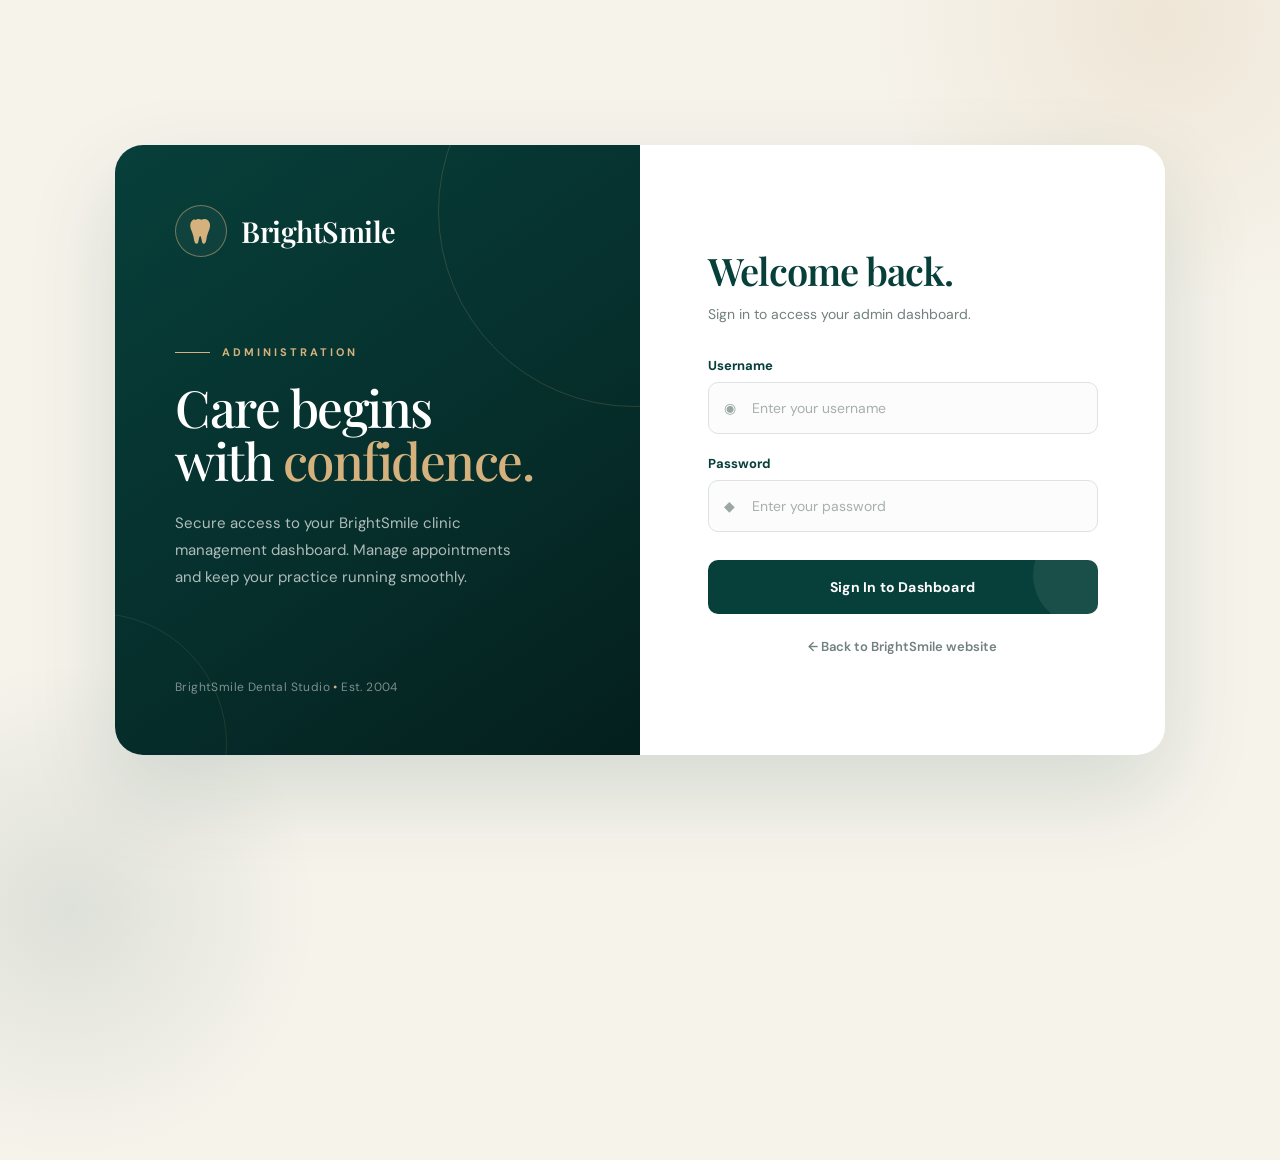
<file: admin.html>
<!DOCTYPE html>
<html lang="en">
<head>
    <meta charset="UTF-8">
    <meta name="viewport" content="width=device-width, initial-scale=1.0">

    <title>BrightSmile Dental Studio | Admin Dashboard</title>

    <link rel="preconnect" href="https://fonts.googleapis.com">
    <link rel="preconnect" href="https://fonts.gstatic.com" crossorigin>

    <link
        href="https://fonts.googleapis.com/css2?family=Playfair+Display:wght@500;600;700&family=Poppins:wght@400;500;600;700&display=swap"
        rel="stylesheet"
    >

    <link
        rel="stylesheet"
        href="https://cdnjs.cloudflare.com/ajax/libs/font-awesome/6.5.2/css/all.min.css"
    >

    <link rel="stylesheet" href="css/admin.css">
</head>

<body>

    <!-- =========================
         LOGIN PROTECTION
    ========================== -->

    <script>
        if (
            sessionStorage.getItem("brightSmileAdminLoggedIn") !== "true"
        ) {
            window.location.href = "login.html";
        }
    </script>


    <!-- =========================
         HEADER
    ========================== -->

    <header class="admin-header">

        <div class="header-left">

            <a href="index.html" class="admin-logo">

                <div class="logo-mark">
                    <i class="fas fa-tooth"></i>
                </div>

                <div>
                    <strong>BrightSmile</strong>
                    <span>Dental Studio</span>
                </div>

            </a>


            <div class="dashboard-title">

                <span>ADMIN</span>

                <h1>Dashboard</h1>

            </div>

        </div>


        <div class="header-actions">

            <button
                class="refresh-btn"
                id="refresh-btn"
                type="button"
            >
                <i class="fas fa-rotate"></i>
                <span>Refresh</span>
            </button>


            <a
                href="index.html"
                class="website-btn"
            >
                <i class="fas fa-arrow-up-right-from-square"></i>
                <span>Website</span>
            </a>


            <button
                class="logout-btn"
                id="logout-btn"
                type="button"
            >
                <i class="fas fa-right-from-bracket"></i>
                <span>Logout</span>
            </button>

        </div>

    </header>



    <!-- =========================
         MAIN
    ========================== -->

    <main class="admin-main">

        <!-- Welcome -->

        <section class="dashboard-welcome">

            <div>

                <p class="eyebrow">
                    BrightSmile Dental Studio
                </p>

                <h2>
                    Appointment Overview
                </h2>

                <p class="welcome-text">
                    Manage your clinic appointments, patients and booking status
                    from one place.
                </p>

            </div>


            <div class="live-status">

                <span class="live-dot"></span>

                <span>
                    Live Dashboard
                </span>

            </div>

        </section>



        <!-- =========================
             STAT CARDS
        ========================== -->

        <section class="stats-grid">

            <!-- Total -->

            <div class="stat-card">

                <div class="stat-icon">
                    <i class="fas fa-calendar-check"></i>
                </div>

                <div class="stat-content">

                    <span>
                        Total Appointments
                    </span>

                    <strong id="total-appointments">
                        0
                    </strong>

                    <small>
                        All bookings
                    </small>

                </div>

            </div>



            <!-- Pending -->

            <div class="stat-card">

                <div class="stat-icon pending-icon">
                    <i class="fas fa-clock"></i>
                </div>

                <div class="stat-content">

                    <span>
                        Pending
                    </span>

                    <strong id="pending-count">
                        0
                    </strong>

                    <small>
                        Need attention
                    </small>

                </div>

            </div>



            <!-- Confirmed -->

            <div class="stat-card">

                <div class="stat-icon confirmed-icon">
                    <i class="fas fa-circle-check"></i>
                </div>

                <div class="stat-content">

                    <span>
                        Confirmed
                    </span>

                    <strong id="confirmed-count">
                        0
                    </strong>

                    <small>
                        Scheduled visits
                    </small>

                </div>

            </div>



            <!-- Completed -->

            <div class="stat-card">

                <div class="stat-icon completed-icon">
                    <i class="fas fa-tooth"></i>
                </div>

                <div class="stat-content">

                    <span>
                        Completed
                    </span>

                    <strong id="completed-count">
                        0
                    </strong>

                    <small>
                        Finished visits
                    </small>

                </div>

            </div>



            <!-- Today -->

            <div class="stat-card">

                <div class="stat-icon today-icon">
                    <i class="fas fa-calendar-day"></i>
                </div>

                <div class="stat-content">

                    <span>
                        Today
                    </span>

                    <strong id="today-count">
                        0
                    </strong>

                    <small>
                        Today's appointments
                    </small>

                </div>

            </div>

        </section>



        <!-- =========================
             APPOINTMENTS
        ========================== -->

        <section class="appointments-section">

            <div class="section-header">

                <div>

                    <p class="eyebrow">
                        Patient bookings
                    </p>

                    <h2>
                        Appointments
                    </h2>

                    <p>
                        View and manage all appointment requests.
                    </p>

                </div>


                <button
                    class="clear-all-btn"
                    id="clear-all-btn"
                    type="button"
                >

                    <i class="fas fa-trash"></i>

                    Clear All

                </button>

            </div>



            <!-- CONTROLS -->

            <div class="appointment-controls">

                <div class="search-box">

                    <i class="fas fa-magnifying-glass"></i>

                    <input
                        type="text"
                        id="search-input"
                        placeholder="Search patient, phone, email or service..."
                    >

                    <button
                        id="clear-search"
                        class="clear-search"
                        type="button"
                    >

                        <i class="fas fa-xmark"></i>

                    </button>

                </div>


                <div class="filter-buttons">

                    <button
                        class="filter-btn active"
                        data-filter="All"
                        type="button"
                    >
                        All
                        <span id="all-filter-count">0</span>
                    </button>


                    <button
                        class="filter-btn"
                        data-filter="Pending"
                        type="button"
                    >
                        Pending
                        <span id="pending-filter-count">0</span>
                    </button>


                    <button
                        class="filter-btn"
                        data-filter="Confirmed"
                        type="button"
                    >
                        Confirmed
                        <span id="confirmed-filter-count">0</span>
                    </button>


                    <button
                        class="filter-btn"
                        data-filter="Completed"
                        type="button"
                    >
                        Completed
                        <span id="completed-filter-count">0</span>
                    </button>

                </div>

            </div>



            <!-- MESSAGE -->

            <div id="message-area"></div>



            <!-- TABLE -->

            <div class="table-wrapper">

                <table class="appointments-table">

                    <thead>

                        <tr>

                            <th>Patient</th>
                            <th>Contact</th>
                            <th>Date & Time</th>
                            <th>Service</th>
                            <th>Status</th>
                            <th>Submitted</th>
                            <th>Action</th>

                        </tr>

                    </thead>


                    <tbody id="appointments-body">

                        <tr>

                            <td
                                colspan="7"
                                class="loading-cell"
                            >

                                <div class="loading-spinner"></div>

                                <span>
                                    Loading appointments...
                                </span>

                            </td>

                        </tr>

                    </tbody>

                </table>

            </div>



            <!-- EMPTY STATE -->

            <div
                class="empty-state"
                id="empty-state"
            >

                <div class="empty-icon">
                    <i class="fas fa-calendar-xmark"></i>
                </div>

                <h3>
                    No appointments found
                </h3>

                <p>
                    There are no appointments matching your current search or filter.
                </p>

            </div>

        </section>

    </main>



    <!-- =========================
         DETAILS MODAL
    ========================== -->

    <div
        class="modal-overlay"
        id="details-modal"
    >

        <div class="details-modal">

            <button
                class="modal-close"
                id="modal-close"
                type="button"
            >

                <i class="fas fa-xmark"></i>

            </button>



            <div class="modal-heading">

                <div class="modal-icon">
                    <i class="fas fa-user"></i>
                </div>

                <div>

                    <p class="eyebrow">
                        Appointment Details
                    </p>

                    <h2 id="modal-patient-name">
                        Patient
                    </h2>

                </div>

            </div>



            <!-- =========================
                 PATIENT DETAILS
            ========================== -->

            <div class="modal-grid">


                <!-- AGE -->

                <div class="detail-box">

                    <span>
                        Age
                    </span>

                    <strong id="modal-age">
                        —
                    </strong>

                </div>



                <!-- GENDER -->

                <div class="detail-box">

                    <span>
                        Gender
                    </span>

                    <strong id="modal-gender">
                        —
                    </strong>

                </div>



                <!-- PHONE -->

                <div class="detail-box">

                    <span>
                        Phone
                    </span>

                    <strong id="modal-phone">
                        —
                    </strong>

                </div>



                <!-- EMAIL -->

                <div class="detail-box">

                    <span>
                        Email
                    </span>

                    <strong id="modal-email-address">
                        —
                    </strong>

                </div>



                <!-- DATE -->

                <div class="detail-box">

                    <span>
                        Date
                    </span>

                    <strong id="modal-date">
                        —
                    </strong>

                </div>



                <!-- TIME -->

                <div class="detail-box">

                    <span>
                        Time
                    </span>

                    <strong id="modal-time">
                        —
                    </strong>

                </div>



                <!-- SERVICE -->

                <div class="detail-box">

                    <span>
                        Service
                    </span>

                    <strong id="modal-service">
                        —
                    </strong>

                </div>



                <!-- STATUS -->

                <div class="detail-box">

                    <span>
                        Status
                    </span>

                    <strong id="modal-status">
                        —
                    </strong>

                </div>

            </div>



            <!-- =========================
                 MESSAGE
            ========================== -->

            <div class="message-box">

                <span>
                    Patient Message
                </span>

                <p id="modal-message">
                    No message provided.
                </p>

            </div>



            <!-- =========================
                 MODAL ACTIONS
            ========================== -->

            <div class="modal-actions">

                <a
                    href="#"
                    id="modal-email"
                    class="modal-action-btn email-btn"
                >

                    <i class="fas fa-envelope"></i>

                    Email Patient

                </a>

            </div>

        </div>

    </div>



    <!-- =========================
         CONFIRM MODAL
    ========================== -->

    <div
        class="modal-overlay"
        id="confirm-modal"
    >

        <div class="confirm-modal">

            <div class="confirm-icon">
                <i class="fas fa-triangle-exclamation"></i>
            </div>


            <h2>
                Clear all appointments?
            </h2>


            <p>
                This will permanently remove all appointments from the dashboard.
                This action cannot be undone.
            </p>


            <div class="confirm-actions">

                <button
                    type="button"
                    class="cancel-btn"
                    id="cancel-clear"
                >
                    Cancel
                </button>


                <button
                    type="button"
                    class="danger-btn"
                    id="confirm-clear"
                >

                    <i class="fas fa-trash"></i>

                    Clear Everything

                </button>

            </div>

        </div>

    </div>



    <!-- =========================
         ADMIN JAVASCRIPT
    ========================== -->

    <script src="js/dashboard.js"></script>

</body>
</html>
</file>
<file: css/admin.css>
/* =========================================================
   BRIGHTSMILE DENTAL STUDIO
   PREMIUM ADMIN DASHBOARD
========================================================= */

:root {
    --green: #123f38;
    --green-dark: #073f3a;
    --green-light: #1d5b52;

    --gold: #b4874b;
    --gold-light: #c69a62;

    --cream: #f7f5ef;
    --cream-dark: #efebe1;

    --white: #ffffff;

    --text: #172b28;
    --muted: #71817f;
    --border: #e5e1d8;

    --pending: #c98a2e;
    --confirmed: #287d70;
    --completed: #56715f;

    --danger: #b84d4d;

    --shadow-sm:
        0 6px 20px rgba(15, 35, 31, 0.06);

    --shadow-md:
        0 15px 40px rgba(15, 35, 31, 0.09);

    --shadow-lg:
        0 25px 70px rgba(15, 35, 31, 0.14);

    --radius: 20px;
}


/* =========================================================
   RESET
========================================================= */

* {
    margin: 0;
    padding: 0;
    box-sizing: border-box;
}

html {
    width: 100%;
    overflow-x: hidden;
}

body {
    width: 100%;
    min-height: 100vh;

    background:
        linear-gradient(
            135deg,
            #f7f5ef 0%,
            #f4f1e9 100%
        );

    color: var(--text);

    font-family: "Poppins", sans-serif;

    overflow-x: hidden;
}

body.modal-open {
    overflow: hidden;
}

button,
input,
select {
    font: inherit;
}

button {
    border: 0;
}

a {
    color: inherit;
}

::selection {
    background: var(--gold);
    color: white;
}


/* =========================================================
   HEADER
========================================================= */

.admin-header {
    min-height: 82px;

    padding: 0 5%;

    display: flex;
    align-items: center;
    justify-content: space-between;

    gap: 30px;

    background: rgba(255, 255, 255, 0.96);

    border-bottom: 1px solid var(--border);

    position: sticky;
    top: 0;

    z-index: 1000;

    backdrop-filter: blur(18px);

    box-shadow:
        0 5px 25px rgba(15, 35, 31, 0.04);
}


.header-left {
    display: flex;
    align-items: center;
    gap: 40px;
}


.admin-logo {
    display: flex;
    align-items: center;
    gap: 12px;

    text-decoration: none;
}


.logo-mark {
    width: 44px;
    height: 44px;

    display: flex;
    align-items: center;
    justify-content: center;

    border-radius: 13px;

    background: var(--green);

    color: var(--gold);

    font-size: 20px;

    box-shadow:
        0 8px 18px rgba(18, 63, 56, 0.16);
}


.admin-logo strong {
    display: block;

    color: var(--green);

    font-family: "Playfair Display", serif;

    font-size: 20px;

    line-height: 1.1;
}


.admin-logo span {
    display: block;

    margin-top: 3px;

    color: var(--gold);

    font-size: 10px;

    font-weight: 600;

    letter-spacing: 1.5px;

    text-transform: uppercase;
}


.dashboard-title {
    padding-left: 40px;

    border-left: 1px solid var(--border);
}


.dashboard-title span {
    color: var(--gold);

    font-size: 10px;

    font-weight: 700;

    letter-spacing: 2px;
}


.dashboard-title h1 {
    margin-top: 2px;

    color: var(--green);

    font-family: "Playfair Display", serif;

    font-size: 21px;

    font-weight: 600;
}


.header-actions {
    display: flex;
    align-items: center;

    gap: 10px;
}


.refresh-btn,
.website-btn,
.logout-btn {
    min-height: 42px;

    padding: 0 17px;

    display: inline-flex;
    align-items: center;
    justify-content: center;

    gap: 8px;

    border-radius: 11px;

    cursor: pointer;

    text-decoration: none;

    font-size: 12px;

    font-weight: 600;

    transition:
        transform 0.25s ease,
        background 0.25s ease,
        color 0.25s ease,
        border-color 0.25s ease;
}


.refresh-btn {
    background: var(--cream);

    color: var(--green);

    border: 1px solid var(--border);
}


.website-btn {
    background: var(--green);

    color: white;
}


.logout-btn {
    background: transparent;

    color: var(--danger);

    border: 1px solid #ead3d3;
}


.refresh-btn:hover,
.website-btn:hover,
.logout-btn:hover {
    transform: translateY(-2px);
}


.refresh-btn:hover {
    background: var(--green);
    color: white;
}


.website-btn:hover {
    background: var(--green-dark);
}


.logout-btn:hover {
    background: #fff1f1;
}


.refresh-btn.loading i {
    animation: rotate 0.8s linear infinite;
}


@keyframes rotate {
    to {
        transform: rotate(360deg);
    }
}


/* =========================================================
   MAIN
========================================================= */

.admin-main {
    width: min(1500px, 92%);

    margin: 0 auto;

    padding: 55px 0 80px;
}


/* =========================================================
   WELCOME
========================================================= */

.dashboard-welcome {
    margin-bottom: 35px;

    display: flex;
    align-items: flex-end;
    justify-content: space-between;

    gap: 30px;
}


.eyebrow {
    margin-bottom: 8px;

    color: var(--gold);

    font-size: 10px;

    font-weight: 700;

    letter-spacing: 2px;

    text-transform: uppercase;
}


.dashboard-welcome h2,
.section-header h2 {
    color: var(--green);

    font-family: "Playfair Display", serif;

    font-weight: 600;
}


.dashboard-welcome h2 {
    font-size: clamp(30px, 4vw, 45px);
}


.welcome-text {
    max-width: 650px;

    margin-top: 8px;

    color: var(--muted);

    font-size: 13px;

    line-height: 1.8;
}


.live-status {
    padding: 10px 15px;

    display: inline-flex;
    align-items: center;

    gap: 8px;

    border: 1px solid #dce7e3;

    border-radius: 999px;

    background: #f8fbf9;

    color: var(--green);

    font-size: 11px;

    font-weight: 600;

    white-space: nowrap;
}


.live-dot {
    width: 7px;
    height: 7px;

    border-radius: 50%;

    background: #42a27e;

    box-shadow:
        0 0 0 4px rgba(66, 162, 126, 0.12);

    animation: pulse 1.8s infinite;
}


@keyframes pulse {
    50% {
        opacity: 0.45;
    }
}


/* =========================================================
   STATS
========================================================= */

.stats-grid {
    display: grid;

    grid-template-columns:
        repeat(6, minmax(0, 1fr));

    gap: 16px;

    margin-bottom: 45px;
}


.stat-card {
    min-width: 0;

    padding: 20px;

    display: flex;
    align-items: center;

    gap: 15px;

    background: white;

    border: 1px solid var(--border);

    border-radius: var(--radius);

    box-shadow: var(--shadow-sm);

    transition:
        transform 0.3s ease,
        box-shadow 0.3s ease;
}


.stat-card:hover {
    transform: translateY(-4px);

    box-shadow: var(--shadow-md);
}


.stat-icon {
    flex: 0 0 45px;

    width: 45px;
    height: 45px;

    display: flex;
    align-items: center;
    justify-content: center;

    border-radius: 14px;

    background: #edf5f2;

    color: var(--green);

    font-size: 17px;
}


.pending-icon {
    background: #fff6e8;
    color: var(--pending);
}


.confirmed-icon {
    background: #eaf6f2;
    color: var(--confirmed);
}


.completed-icon {
    background: #edf3ed;
    color: var(--completed);
}


.today-icon {
    background: #f4eee5;
    color: var(--gold);
}


.patients-icon {
    background: #edf1f5;
    color: #587080;
}


.stat-content {
    min-width: 0;
}


.stat-content span {
    display: block;

    color: var(--muted);

    font-size: 10px;

    font-weight: 600;

    white-space: nowrap;
}


.stat-content strong {
    display: block;

    margin-top: 3px;

    color: var(--green);

    font-family: "Playfair Display", serif;

    font-size: 27px;

    line-height: 1.1;
}


.stat-content small {
    display: block;

    margin-top: 3px;

    color: #9aa6a4;

    font-size: 9px;
}


/* =========================================================
   APPOINTMENTS SECTION
========================================================= */

.appointments-section {
    padding: 32px;

    background: white;

    border: 1px solid var(--border);

    border-radius: 25px;

    box-shadow: var(--shadow-md);
}


.section-header {
    margin-bottom: 25px;

    display: flex;
    align-items: flex-end;
    justify-content: space-between;

    gap: 20px;
}


.section-header h2 {
    font-size: 31px;
}


.section-header p:last-child {
    margin-top: 6px;

    color: var(--muted);

    font-size: 12px;
}


.clear-all-btn {
    min-height: 42px;

    padding: 0 16px;

    display: inline-flex;
    align-items: center;

    gap: 8px;

    border: 1px solid #edd4d4;

    border-radius: 11px;

    background: #fff8f8;

    color: var(--danger);

    cursor: pointer;

    font-size: 11px;

    font-weight: 600;

    transition: 0.25s ease;
}


.clear-all-btn:hover {
    background: var(--danger);

    color: white;

    transform: translateY(-2px);
}


/* =========================================================
   CONTROLS
========================================================= */

.appointment-controls {
    margin-bottom: 25px;

    display: flex;
    align-items: center;
    justify-content: space-between;

    gap: 20px;

    flex-wrap: wrap;
}


.search-box {
    position: relative;

    flex: 1;

    min-width: 280px;

    max-width: 520px;
}


.search-box > i {
    position: absolute;

    left: 15px;
    top: 50%;

    transform: translateY(-50%);

    color: #9ba8a5;

    font-size: 13px;

    pointer-events: none;
}


.search-box input {
    width: 100%;

    height: 45px;

    padding: 0 43px;

    border: 1px solid var(--border);

    border-radius: 12px;

    outline: none;

    background: #fbfaf7;

    color: var(--text);

    font-size: 12px;

    transition: 0.25s ease;
}


.search-box input:focus {
    background: white;

    border-color: var(--gold);

    box-shadow:
        0 0 0 4px rgba(180, 135, 75, 0.09);
}


.clear-search {
    position: absolute;

    right: 9px;
    top: 50%;

    width: 28px;
    height: 28px;

    display: flex;
    align-items: center;
    justify-content: center;

    transform: translateY(-50%);

    border-radius: 50%;

    background: transparent;

    color: #9ba8a5;

    cursor: pointer;
}


.clear-search:hover {
    background: var(--cream-dark);

    color: var(--green);
}


.filter-buttons {
    display: flex;

    gap: 7px;

    flex-wrap: wrap;
}


.filter-btn {
    min-height: 39px;

    padding: 0 12px;

    display: inline-flex;
    align-items: center;

    gap: 7px;

    border: 1px solid var(--border);

    border-radius: 10px;

    background: #fbfaf7;

    color: var(--muted);

    cursor: pointer;

    font-size: 10px;

    font-weight: 600;

    transition: 0.25s ease;
}


.filter-btn span {
    min-width: 19px;
    height: 19px;

    padding: 0 5px;

    display: inline-flex;
    align-items: center;
    justify-content: center;

    border-radius: 999px;

    background: #eceae4;

    color: var(--muted);

    font-size: 9px;
}


.filter-btn:hover {
    border-color: var(--gold);

    color: var(--green);
}


.filter-btn.active {
    background: var(--green);

    border-color: var(--green);

    color: white;
}


.filter-btn.active span {
    background: rgba(255, 255, 255, 0.16);

    color: white;
}


/* =========================================================
   MESSAGE
========================================================= */

#message-area {
    min-height: 0;
}


.dashboard-message {
    margin-bottom: 18px;

    padding: 12px 15px;

    display: flex;
    align-items: center;

    gap: 10px;

    border-radius: 11px;

    font-size: 11px;

    font-weight: 500;
}


.dashboard-message.success {
    background: #edf8f3;

    border: 1px solid #d4ebdf;

    color: #28745f;
}


.dashboard-message.error {
    background: #fff2f2;

    border: 1px solid #efd5d5;

    color: #a34848;
}


.dashboard-message.info {
    background: #f1f6f8;

    border: 1px solid #dce7eb;

    color: #52707d;
}


/* =========================================================
   TABLE
========================================================= */

.table-wrapper {
    width: 100%;

    overflow-x: auto;

    border: 1px solid var(--border);

    border-radius: 17px;

    -webkit-overflow-scrolling: touch;
}


.appointments-table {
    width: 100%;

    min-width: 1050px;

    border-collapse: collapse;
}


.appointments-table th {
    padding: 16px 15px;

    background: #faf9f5;

    border-bottom: 1px solid var(--border);

    color: #7d8987;

    font-size: 9px;

    font-weight: 700;

    letter-spacing: 1px;

    text-align: left;

    text-transform: uppercase;

    white-space: nowrap;
}


.appointments-table td {
    padding: 17px 15px;

    border-bottom: 1px solid #eeeae2;

    vertical-align: middle;

    font-size: 11px;
}


.appointments-table tbody tr:last-child td {
    border-bottom: none;
}


.appointments-table tbody tr {
    transition: background 0.2s ease;
}


.appointments-table tbody tr:hover {
    background: #fdfcf9;
}


/* =========================================================
   PATIENT
========================================================= */

.patient-cell {
    display: flex;
    align-items: center;

    gap: 11px;
}


.patient-avatar {
    flex: 0 0 38px;

    width: 38px;
    height: 38px;

    display: flex;
    align-items: center;
    justify-content: center;

    border-radius: 12px;

    background: var(--green);

    color: var(--gold);

    font-family: "Playfair Display", serif;

    font-size: 17px;

    font-weight: 600;
}


.patient-cell strong {
    display: block;

    color: var(--green);

    font-size: 11px;

    white-space: nowrap;
}


.patient-cell span {
    display: block;

    margin-top: 3px;

    color: #9aa6a4;

    font-size: 9px;
}


/* =========================================================
   CONTACT
========================================================= */

.contact-cell {
    display: flex;
    flex-direction: column;

    gap: 5px;
}


.contact-cell a {
    width: max-content;

    display: inline-flex;
    align-items: center;

    gap: 6px;

    text-decoration: none;

    font-size: 10px;

    transition: 0.2s ease;
}


.contact-phone {
    color: var(--green);
}


.contact-email {
    color: var(--muted);

    max-width: 190px;

    overflow: hidden;

    text-overflow: ellipsis;

    white-space: nowrap;
}


.contact-cell a:hover {
    color: var(--gold);
}


.contact-cell i {
    width: 12px;

    color: var(--gold);

    font-size: 9px;
}


/* =========================================================
   DATE
========================================================= */

.date-cell strong {
    display: block;

    color: var(--green);

    font-size: 11px;
}


.date-cell span {
    display: block;

    margin-top: 4px;

    color: var(--muted);

    font-size: 9px;
}


.date-cell i {
    margin-right: 3px;

    color: var(--gold);
}


/* =========================================================
   SERVICE
========================================================= */

.service-badge {
    display: inline-block;

    max-width: 180px;

    padding: 7px 10px;

    border-radius: 8px;

    background: #f2f5f3;

    color: var(--green);

    font-size: 9px;

    font-weight: 600;

    line-height: 1.4;
}


/* =========================================================
   STATUS
========================================================= */

.status-select {
    min-width: 105px;

    height: 34px;

    padding: 0 25px 0 10px;

    border: 1px solid transparent;

    border-radius: 8px;

    outline: none;

    cursor: pointer;

    font-size: 9px;

    font-weight: 700;

    appearance: auto;

    transition: 0.2s ease;
}


.status-pending {
    background: #fff5e3;

    border-color: #f1dfc0;

    color: #a86c19;
}


.status-confirmed {
    background: #eaf7f2;

    border-color: #d0e9df;

    color: #28745f;
}


.status-completed {
    background: #edf2ed;

    border-color: #d9e2d9;

    color: #536c59;
}


.status-select:focus {
    border-color: var(--gold);

    box-shadow:
        0 0 0 3px rgba(180, 135, 75, 0.08);
}


/* =========================================================
   SUBMITTED
========================================================= */

.submitted-time {
    color: var(--muted);

    font-size: 9px;

    white-space: nowrap;
}


/* =========================================================
   VIEW BUTTON
========================================================= */

.view-btn {
    min-height: 34px;

    padding: 0 11px;

    display: inline-flex;
    align-items: center;

    gap: 6px;

    border: 1px solid #dfe6e3;

    border-radius: 8px;

    background: white;

    color: var(--green);

    cursor: pointer;

    font-size: 9px;

    font-weight: 600;

    transition: 0.25s ease;
}


.view-btn:hover {
    background: var(--green);

    border-color: var(--green);

    color: white;

    transform: translateY(-1px);
}


/* =========================================================
   LOADING
========================================================= */

.loading-cell {
    height: 240px;

    text-align: center;
}


.loading-cell > span {
    display: block;

    margin-top: 12px;

    color: var(--muted);

    font-size: 11px;
}


.loading-spinner {
    width: 28px;
    height: 28px;

    margin: auto;

    border: 3px solid #e9e5dc;

    border-top-color: var(--gold);

    border-radius: 50%;

    animation: rotate 0.8s linear infinite;
}


/* =========================================================
   ERROR
========================================================= */

.error-cell {
    height: 180px;

    text-align: center;

    color: var(--danger);

    font-size: 12px;
}


.error-cell i {
    margin-right: 6px;
}


/* =========================================================
   EMPTY STATE
========================================================= */

.empty-state {
    display: none;

    padding: 65px 20px;

    text-align: center;
}


.empty-state.show {
    display: block;
}


.empty-icon {
    width: 64px;
    height: 64px;

    margin: 0 auto 18px;

    display: flex;
    align-items: center;
    justify-content: center;

    border-radius: 18px;

    background: var(--cream);

    color: var(--gold);

    font-size: 23px;
}


.empty-state h3 {
    color: var(--green);

    font-family: "Playfair Display", serif;

    font-size: 22px;
}


.empty-state p {
    max-width: 430px;

    margin: 8px auto 0;

    color: var(--muted);

    font-size: 11px;

    line-height: 1.7;
}


/* =========================================================
   MODAL
========================================================= */

.modal-overlay {
    position: fixed;

    inset: 0;

    padding: 25px;

    display: flex;
    align-items: center;
    justify-content: center;

    background: rgba(7, 31, 27, 0.62);

    backdrop-filter: blur(8px);

    opacity: 0;

    visibility: hidden;

    transition:
        opacity 0.25s ease,
        visibility 0.25s ease;

    z-index: 5000;
}


.modal-overlay.show {
    opacity: 1;

    visibility: visible;
}


.details-modal {
    position: relative;

    width: min(650px, 100%);

    max-height: 90vh;

    overflow-y: auto;

    padding: 35px;

    border-radius: 25px;

    background: white;

    box-shadow: var(--shadow-lg);

    transform: translateY(15px) scale(0.98);

    transition: transform 0.3s ease;
}


.modal-overlay.show .details-modal,
.modal-overlay.show .confirm-modal {
    transform: translateY(0) scale(1);
}


.modal-close {
    position: absolute;

    top: 18px;
    right: 18px;

    width: 36px;
    height: 36px;

    display: flex;
    align-items: center;
    justify-content: center;

    border-radius: 50%;

    background: var(--cream);

    color: var(--green);

    cursor: pointer;

    transition: 0.2s ease;
}


.modal-close:hover {
    background: var(--green);

    color: white;

    transform: rotate(90deg);
}


.modal-heading {
    padding-right: 45px;

    display: flex;
    align-items: center;

    gap: 15px;

    margin-bottom: 28px;
}


.modal-icon {
    width: 54px;
    height: 54px;

    flex: 0 0 54px;

    display: flex;
    align-items: center;
    justify-content: center;

    border-radius: 16px;

    background: var(--green);

    color: var(--gold);

    font-size: 20px;
}


.modal-heading h2 {
    color: var(--green);

    font-family: "Playfair Display", serif;

    font-size: 28px;

    font-weight: 600;
}


.modal-grid {
    display: grid;

    grid-template-columns: repeat(2, 1fr);

    gap: 12px;

    margin-bottom: 15px;
}


.detail-box {
    padding: 15px;

    border: 1px solid var(--border);

    border-radius: 13px;

    background: #fbfaf7;
}


.detail-box span,
.message-box > span {
    display: block;

    margin-bottom: 5px;

    color: #909c99;

    font-size: 9px;

    font-weight: 700;

    letter-spacing: 1px;

    text-transform: uppercase;
}


.detail-box strong {
    display: block;

    color: var(--green);

    font-size: 11px;

    word-break: break-word;
}


.message-box {
    padding: 17px;

    border-radius: 13px;

    background: #f5f7f4;
}


.message-box p {
    color: #52625f;

    font-size: 11px;

    line-height: 1.8;

    white-space: pre-wrap;
}


.modal-actions {
    margin-top: 18px;

    display: flex;

    gap: 10px;
}


.modal-action-btn {
    flex: 1;

    min-height: 43px;

    display: inline-flex;
    align-items: center;
    justify-content: center;

    gap: 8px;

    border-radius: 10px;

    text-decoration: none;

    font-size: 10px;

    font-weight: 600;

    transition: 0.25s ease;
}


.call-btn {
    background: var(--green);

    color: white;
}


.email-btn {
    border: 1px solid var(--border);

    background: var(--cream);

    color: var(--green);
}


.modal-action-btn:hover {
    transform: translateY(-2px);

    box-shadow: var(--shadow-sm);
}


.call-btn:hover {
    background: var(--green-dark);
}


.email-btn:hover {
    background: var(--green);

    color: white;
}


/* =========================================================
   CONFIRM MODAL
========================================================= */

.confirm-modal {
    width: min(430px, 100%);

    padding: 35px;

    text-align: center;

    border-radius: 24px;

    background: white;

    box-shadow: var(--shadow-lg);

    transform: translateY(15px) scale(0.98);

    transition: transform 0.3s ease;
}


.confirm-icon {
    width: 60px;
    height: 60px;

    margin: 0 auto 18px;

    display: flex;
    align-items: center;
    justify-content: center;

    border-radius: 18px;

    background: #fff2f2;

    color: var(--danger);

    font-size: 23px;
}


.confirm-modal h2 {
    color: var(--green);

    font-family: "Playfair Display", serif;

    font-size: 25px;
}


.confirm-modal p {
    margin-top: 9px;

    color: var(--muted);

    font-size: 11px;

    line-height: 1.8;
}


.confirm-actions {
    margin-top: 25px;

    display: flex;

    gap: 10px;
}


.cancel-btn,
.danger-btn {
    flex: 1;

    min-height: 43px;

    border-radius: 10px;

    cursor: pointer;

    font-size: 10px;

    font-weight: 600;

    transition: 0.25s ease;
}


.cancel-btn {
    border: 1px solid var(--border);

    background: var(--cream);

    color: var(--green);
}


.danger-btn {
    background: var(--danger);

    color: white;
}


.cancel-btn:hover,
.danger-btn:hover {
    transform: translateY(-2px);
}


.cancel-btn:hover {
    background: var(--green);

    color: white;
}


.danger-btn:hover {
    background: #963c3c;
}


.danger-btn:disabled {
    opacity: 0.65;

    cursor: not-allowed;

    transform: none;
}


/* =========================================================
   RESPONSIVE
========================================================= */

@media (max-width: 1250px) {

    .stats-grid {
        grid-template-columns:
            repeat(3, minmax(0, 1fr));
    }

}


@media (max-width: 900px) {

    .admin-header {
        padding: 0 4%;
    }


    .header-left {
        gap: 20px;
    }


    .dashboard-title {
        padding-left: 20px;
    }


    .website-btn span,
    .logout-btn span {
        display: none;
    }


    .website-btn,
    .logout-btn {
        width: 42px;

        padding: 0;
    }


    .dashboard-welcome {
        align-items: flex-start;

        flex-direction: column;
    }


    .live-status {
        align-self: flex-start;
    }

}


@media (max-width: 700px) {

    .admin-header {
        min-height: 72px;
    }


    .admin-logo strong {
        font-size: 17px;
    }


    .admin-logo span {
        font-size: 8px;
    }


    .logo-mark {
        width: 39px;
        height: 39px;

        border-radius: 11px;

        font-size: 17px;
    }


    .dashboard-title {
        display: none;
    }


    .refresh-btn span {
        display: none;
    }


    .refresh-btn {
        width: 42px;

        padding: 0;
    }


    .admin-main {
        width: 94%;

        padding: 35px 0 60px;
    }


    .dashboard-welcome h2 {
        font-size: 32px;
    }


    .stats-grid {
        grid-template-columns:
            repeat(2, minmax(0, 1fr));

        gap: 11px;

        margin-bottom: 30px;
    }


    .stat-card {
        padding: 15px;

        border-radius: 16px;

        gap: 10px;
    }


    .stat-icon {
        flex-basis: 38px;

        width: 38px;
        height: 38px;

        border-radius: 11px;

        font-size: 14px;
    }


    .stat-content strong {
        font-size: 22px;
    }


    .stat-content span {
        font-size: 8px;
    }


    .stat-content small {
        display: none;
    }


    .appointments-section {
        padding: 20px 15px;

        border-radius: 20px;
    }


    .section-header {
        align-items: flex-start;

        flex-direction: column;
    }


    .section-header h2 {
        font-size: 27px;
    }


    .clear-all-btn {
        align-self: stretch;
    }


    .appointment-controls {
        align-items: stretch;

        flex-direction: column;
    }


    .search-box {
        max-width: none;

        min-width: 0;
    }


    .filter-buttons {
        width: 100%;

        overflow-x: auto;

        flex-wrap: nowrap;

        padding-bottom: 3px;

        scrollbar-width: none;
    }


    .filter-buttons::-webkit-scrollbar {
        display: none;
    }


    .filter-btn {
        flex: 0 0 auto;
    }


    .modal-overlay {
        padding: 15px;
    }


    .details-modal,
    .confirm-modal {
        padding: 25px 20px;

        border-radius: 20px;
    }


    .modal-grid {
        grid-template-columns: 1fr;
    }


    .modal-actions {
        flex-direction: column;
    }

}


@media (max-width: 420px) {

    .admin-logo span {
        display: none;
    }


    .header-actions {
        gap: 6px;
    }


    .refresh-btn,
    .website-btn,
    .logout-btn {
        width: 38px;
        min-height: 38px;
    }


    .stats-grid {
        gap: 8px;
    }


    .stat-card {
        padding: 12px;
    }


    .stat-icon {
        flex-basis: 34px;

        width: 34px;
        height: 34px;

        font-size: 12px;
    }


    .stat-content strong {
        font-size: 20px;
    }


    .dashboard-welcome h2 {
        font-size: 29px;
    }

}
</file>
